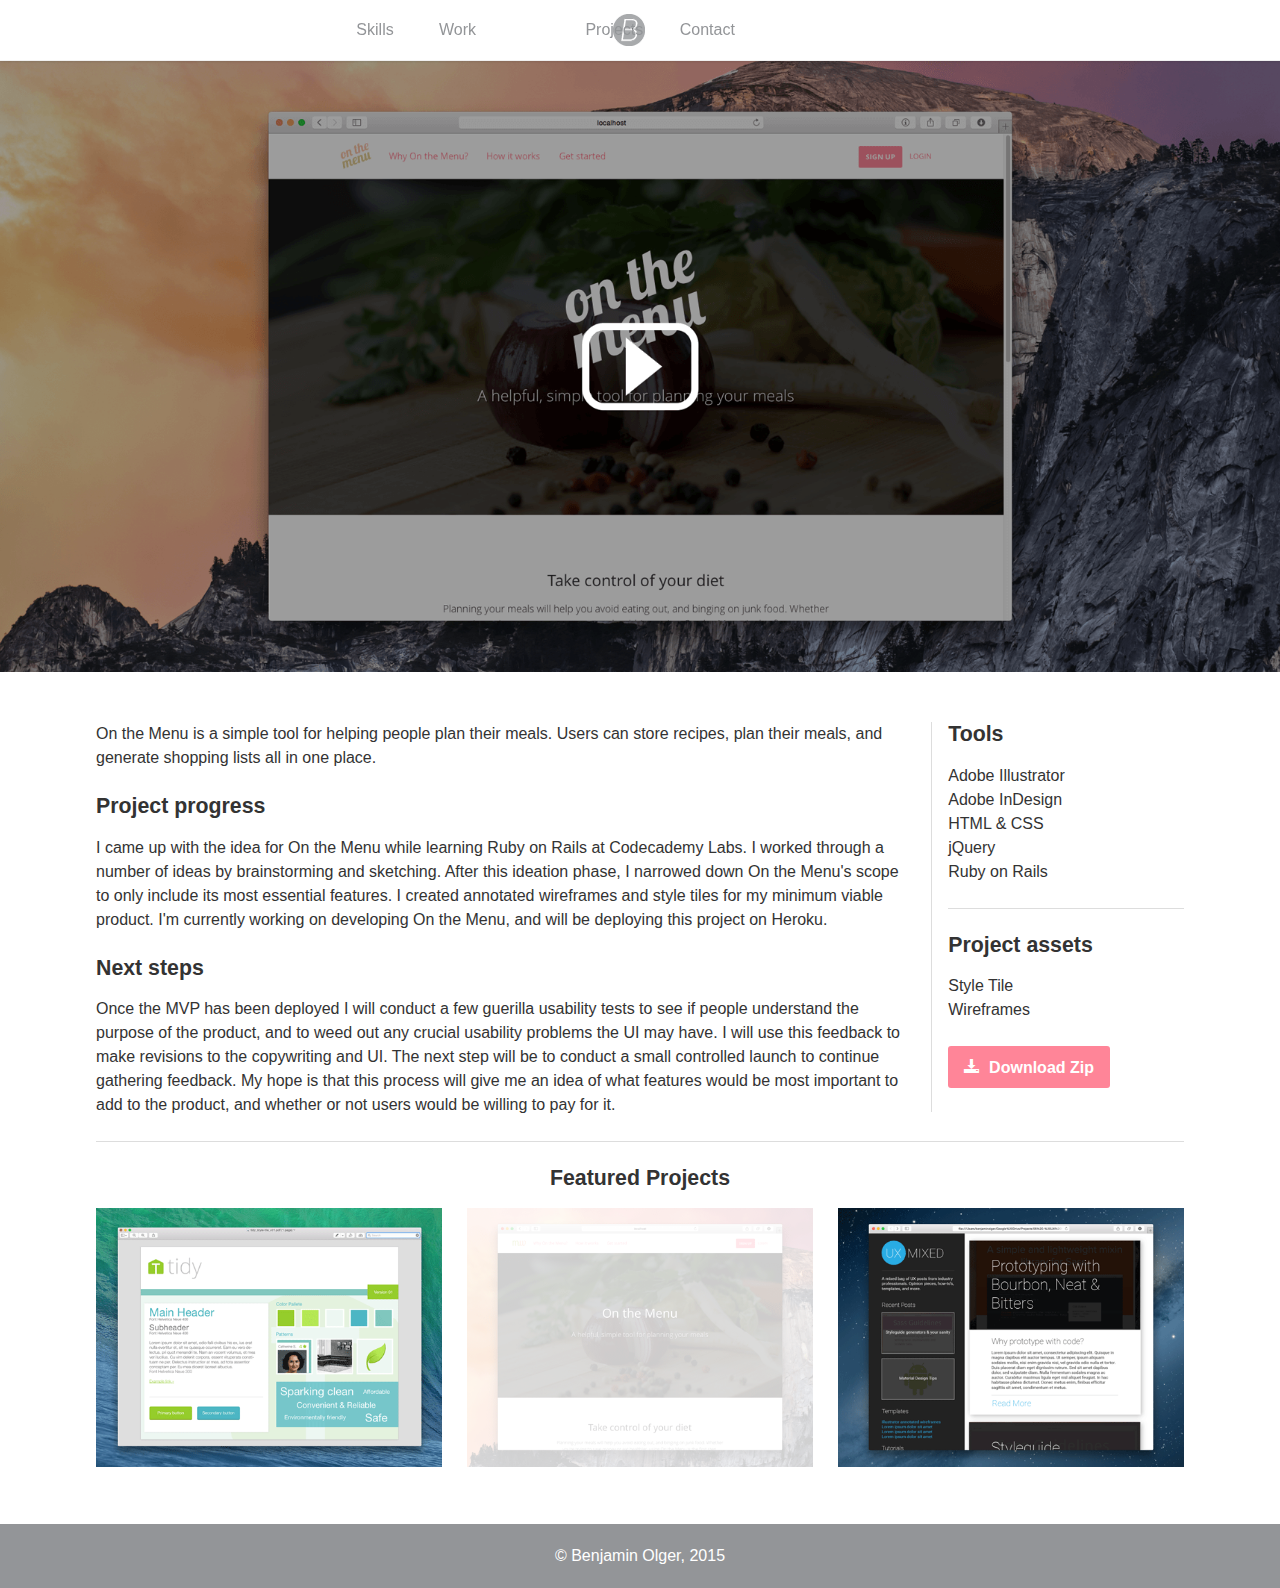
<file: on-the-menu.html>
<!doctype html>
<html>
  <head>
    <link href="public/css/app.min.css" rel="stylesheet" />
    <meta name="viewport" content="width=device-width,initial-scale=1.0">
    <meta name="description" content="On the Menu is a ruby on rails project by Ben Olger. It seeks provide users with a simple, helpful tool for planning their meals.">
    <title>Ben Olger - On the Menu | A simple, helpful tool for planning your meals.</title>
  </head>
  <body>

    <!--- Navigation -->

    <header class="centered-navigation" role="banner">
      <div class="centered-navigation-wrapper">
        <a href="#" class="mobile-logo">
          <img src="img/logo.png">
        </a>
        <a href="javascript:void(0)" id="js-centered-navigation-mobile-menu" class="centered-navigation-mobile-menu">MENU</a>
        <nav role="navigation">
          <ul id="js-centered-navigation-menu" class="centered-navigation-menu show">
            <li class="nav-link"><a href="index.html#skills">Skills</a></li>
            <li class="nav-link"><a href="index.html#resume">&nbsp;&nbsp;Work&nbsp;</a></li>
            <li class="nav-link logo">
              <a href="index.html" class="logo">
                <img src="img/logo.png">
              </a>
            </li>
            <li class="nav-link"><a href="index.html#projects">Projects</a></li>
            <li class="nav-link"><a href="index.html#contact">Contact</a></li>
          </ul>
        </nav>
      </div>
    </header>




    <!--- Hero -->

    <div class="project-hero">
      <div class="video-background otm-bg">
        <div class="video">
          <div class="video-wrapper">
              <iframe class="video-embed" src="http://www.youtube.com/embed/PuywDUc5yWI?showinfo=0&iv_load_policy=3&controls=0&rel=0" frameborder="0" allowfullscreen></iframe>
          </div>
        </div>

      </div>
    </div>

    <div class="container">
        <div class="row">
          <div class="project-main">
            <p class="lead-in">On the Menu is a simple tool for helping people plan their meals. Users can store recipes, plan their meals, and generate shopping lists all in one place.</p>
            <h3>Project progress</h3>
            <p>I came up with the idea for On the Menu while learning Ruby on Rails at Codecademy Labs. I worked through a number of ideas by brainstorming and sketching. After this ideation phase, I narrowed down On the Menu's scope to only include its most essential features. I created annotated wireframes and style tiles for my minimum viable product. I'm currently working on developing On the Menu, and will be deploying this project on Heroku.</p>
            <h3>Next steps</h3>
            <p>Once the MVP has been deployed I will conduct a few guerilla usability tests to see if people understand the purpose of the product, and to weed out any crucial usability problems the UI may have. I will use this feedback to make revisions to the copywriting and UI. The next step will be to conduct a small controlled launch to continue gathering feedback. My hope is that this process will give me an idea of what features would be most important to add to the product, and whether or not users would be willing to pay for it.</p>
          </div>

          <div class="project-details">
            <h3>Tools</h3>
            <ul>
              <li>Adobe Illustrator</li>
              <li>Adobe InDesign</li>
              <li>HTML &amp; CSS</li>
              <li>jQuery</li>
              <li>Ruby on Rails</li>
            </ul>
            <hr>
            <h3>Project assets</h3>
            <ul>
              <li>Style Tile</li>
              <li>Wireframes</li>
            </ul>
            <br>
            <p><a href="zip/otm.zip"><button class="otm"><span class="icon-download3"></span>&nbsp; Download Zip</button></a></p>
          </div>
        </div>

        <hr>

        <h3>Featured Projects</h3>

        <ul>

            <li class="project">
                <a href="tidy.html"><img src="img/thumb-tidy.png"></a>
            </li>

            <li class="project selected">
                <img src="img/thumb-onthemenu.png">
            </li>

            <li class="project">
                <a href="ux-mix.html"><img src="img/thumb-ux-mixed.png"></a>
            </li>

        </ul>

    </div>



    <!--- Contact -->


    <div class="footnote">

        <p>&copy; Benjamin Olger, 2015</p>

    </div>





    <!-- JS -->
    <script src="https://ajax.googleapis.com/ajax/libs/jquery/2.1.3/jquery.min.js"></script>
    <script src="public/js/app.min.js"></script>

  </body>
</html>
</file>
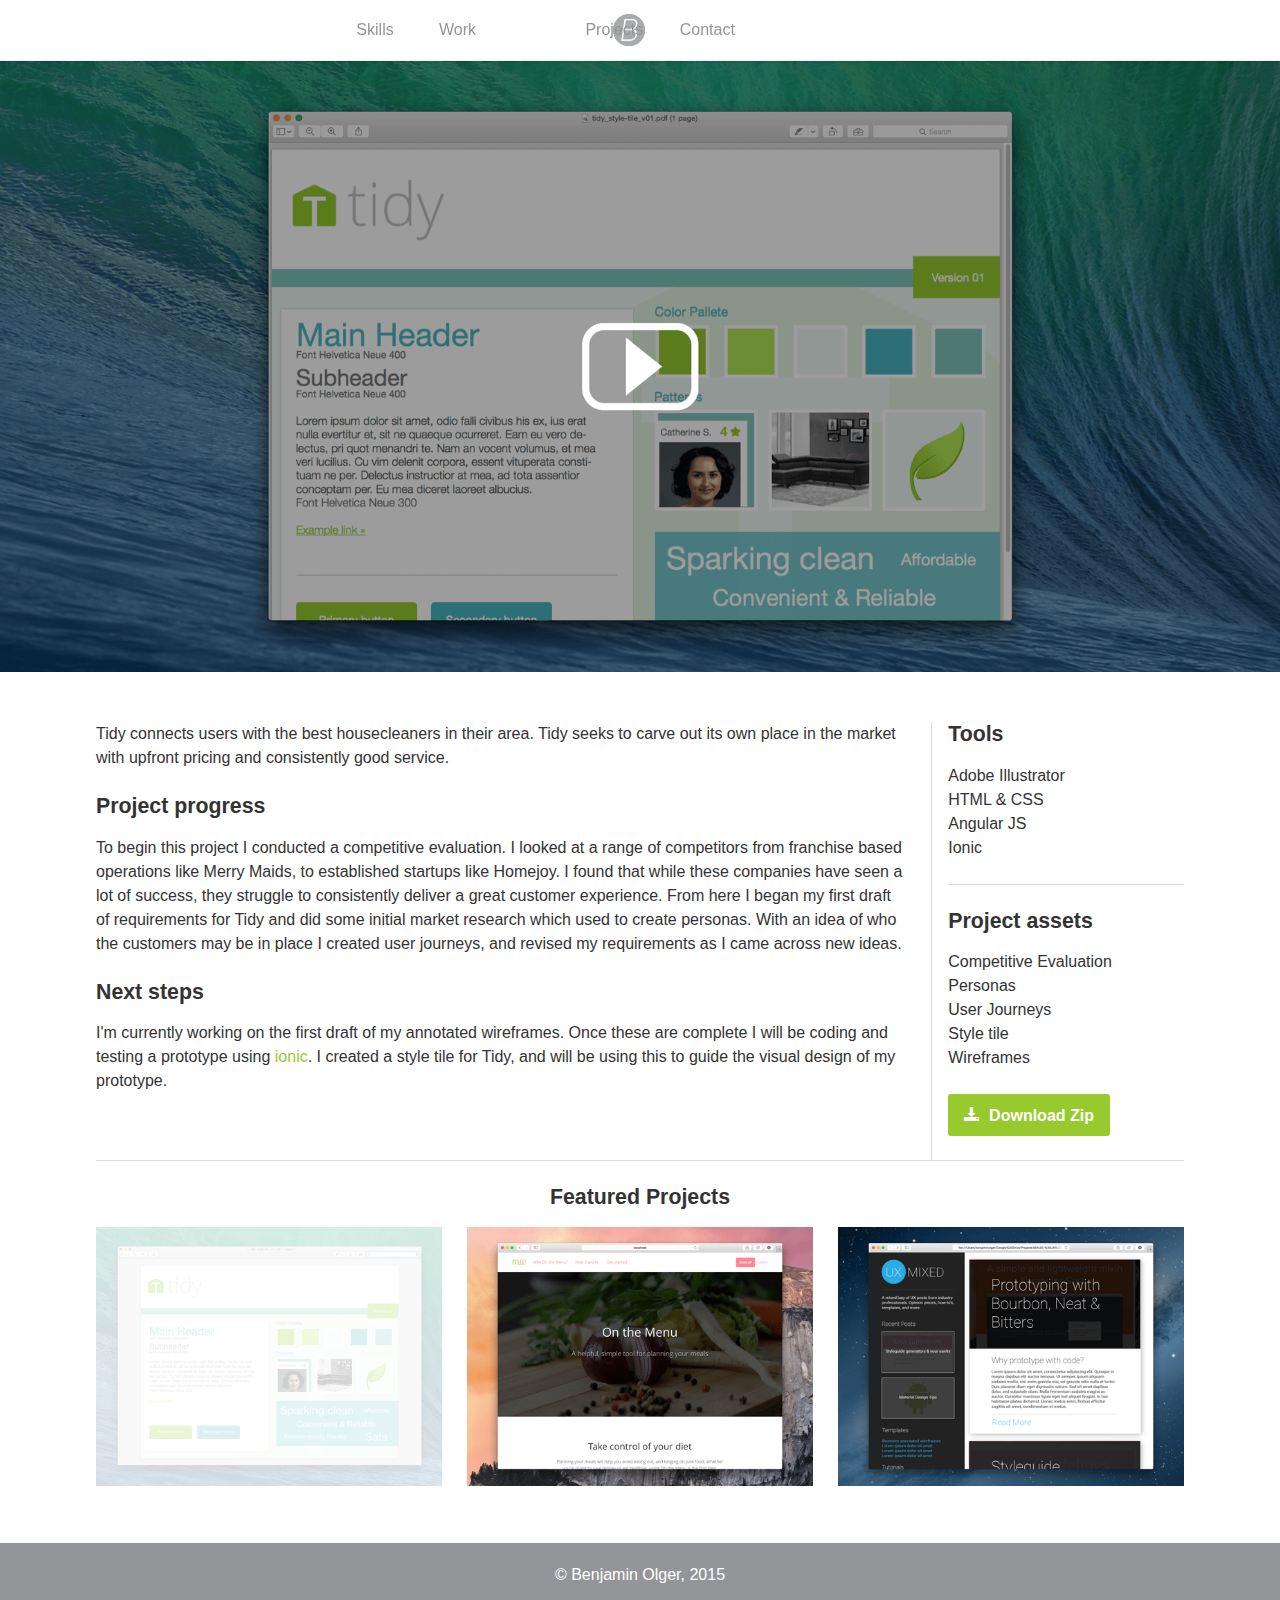
<file: tidy.html>
<!doctype html>
<html>
  <head>
    <link href="public/css/app.min.css" rel="stylesheet" />
    <meta name="viewport" content="width=device-width,initial-scale=1.0">
    <title>Ben Olger - Tidy | Connecting users with local housecleaners in their area.</title>
    <meta name="description" content="Tidy is a mobile application design by Ben Olger. It's aim is to help users easily find the best housecleaners in their area.">
  </head>
  <body>

    <!--- Navigation -->

    <header class="centered-navigation" role="banner">
      <div class="centered-navigation-wrapper">
        <a href="#" class="mobile-logo">
          <img src="img/logo.png">
        </a>
        <a href="javascript:void(0)" id="js-centered-navigation-mobile-menu" class="centered-navigation-mobile-menu">MENU</a>
        <nav role="navigation">
          <ul id="js-centered-navigation-menu" class="centered-navigation-menu show">
            <li class="nav-link"><a href="index.html#skills">Skills</a></li>
            <li class="nav-link"><a href="index.html#resume">&nbsp;&nbsp;Work&nbsp;</a></li>
            <li class="nav-link logo">
              <a href="index.html" class="logo">
                <img src="img/logo.png">
              </a>
            </li>
            <li class="nav-link"><a href="index.html#projects">Projects</a></li>
            <li class="nav-link"><a href="index.html#contact">Contact</a></li>
          </ul>
        </nav>
      </div>
    </header>




    <!--- Hero -->

    <div class="project-hero">
      <div class="video-background tidy-bg">
        <div class="video">
          <div class="video-wrapper">
              <iframe class="video-embed" src="http://www.youtube.com/embed/HSVvCXX59eg?showinfo=0&iv_load_policy=3&controls=0&rel=0" frameborder="0" allowfullscreen></iframe>
          </div>
        </div>
      </div>
    </div>

    <div class="container">
        <div class="row">
          <div class="project-main">
            <p class="lead-in">Tidy connects users with the best housecleaners in their area. Tidy seeks to carve out its own place in the market with upfront pricing and consistently good service.</p>
            <h3>Project progress</h3>
            <p>To begin this project I conducted a competitive evaluation. I looked at a range of competitors from franchise based operations like Merry Maids, to established startups like Homejoy. I found that while these companies have seen a lot of success, they struggle to consistently deliver a great customer experience. From here I began my first draft of requirements for Tidy and did some initial market research which used to create personas. With an idea of who the customers may be in place I created user journeys, and revised my requirements as I came across new ideas.</p>
            <h3>Next steps</h3>
            <p>I'm currently working on the first draft of my annotated wireframes. Once these are complete I will be coding and testing a prototype using <a href="http://ionicframework.com/" target="_blank" class="tidy-link">ionic</a>. I created a style tile for Tidy, and will be using this to guide the visual design of my prototype.</p>
          </div>

          <div class="project-details">
            <h3>Tools</h3>
            <ul>
              <li>Adobe Illustrator</li>
              <li>HTML &amp; CSS</li>
              <li>Angular JS</li>
              <li>Ionic</li>
            </ul>
            <hr>
            <h3>Project assets</h3>
            <ul>
              <li>Competitive Evaluation</li>
              <li>Personas</li>
              <li>User Journeys</li>
              <li>Style tile</li>
              <li>Wireframes</li>
            </ul>
            <br>
            <p><a href="zip/tidy.zip"><button class="tidy"><span class="icon-download3"></span>&nbsp; Download Zip</button></a></p>
          </div>
        </div>

        <hr>

        <h3>Featured Projects</h3>

        <ul>

            <li class="project selected">
              <img src="img/thumb-tidy.png">
            </li>

            <li class="project">
                <a href="on-the-menu.html"><img src="img/thumb-onthemenu.png"></a>
            </li>

            <li class="project">
                <a href="ux-mix.html"><img src="img/thumb-ux-mixed.png"></a>
            </li>

        </ul>

    </div>



    <!--- Contact -->


    <div class="footnote">

        <p>&copy; Benjamin Olger, 2015</p>

    </div>





    <!-- JS -->
    <script src="https://ajax.googleapis.com/ajax/libs/jquery/2.1.3/jquery.min.js"></script>
    <script src="public/js/app.min.js"></script>

  </body>
</html>
</file>
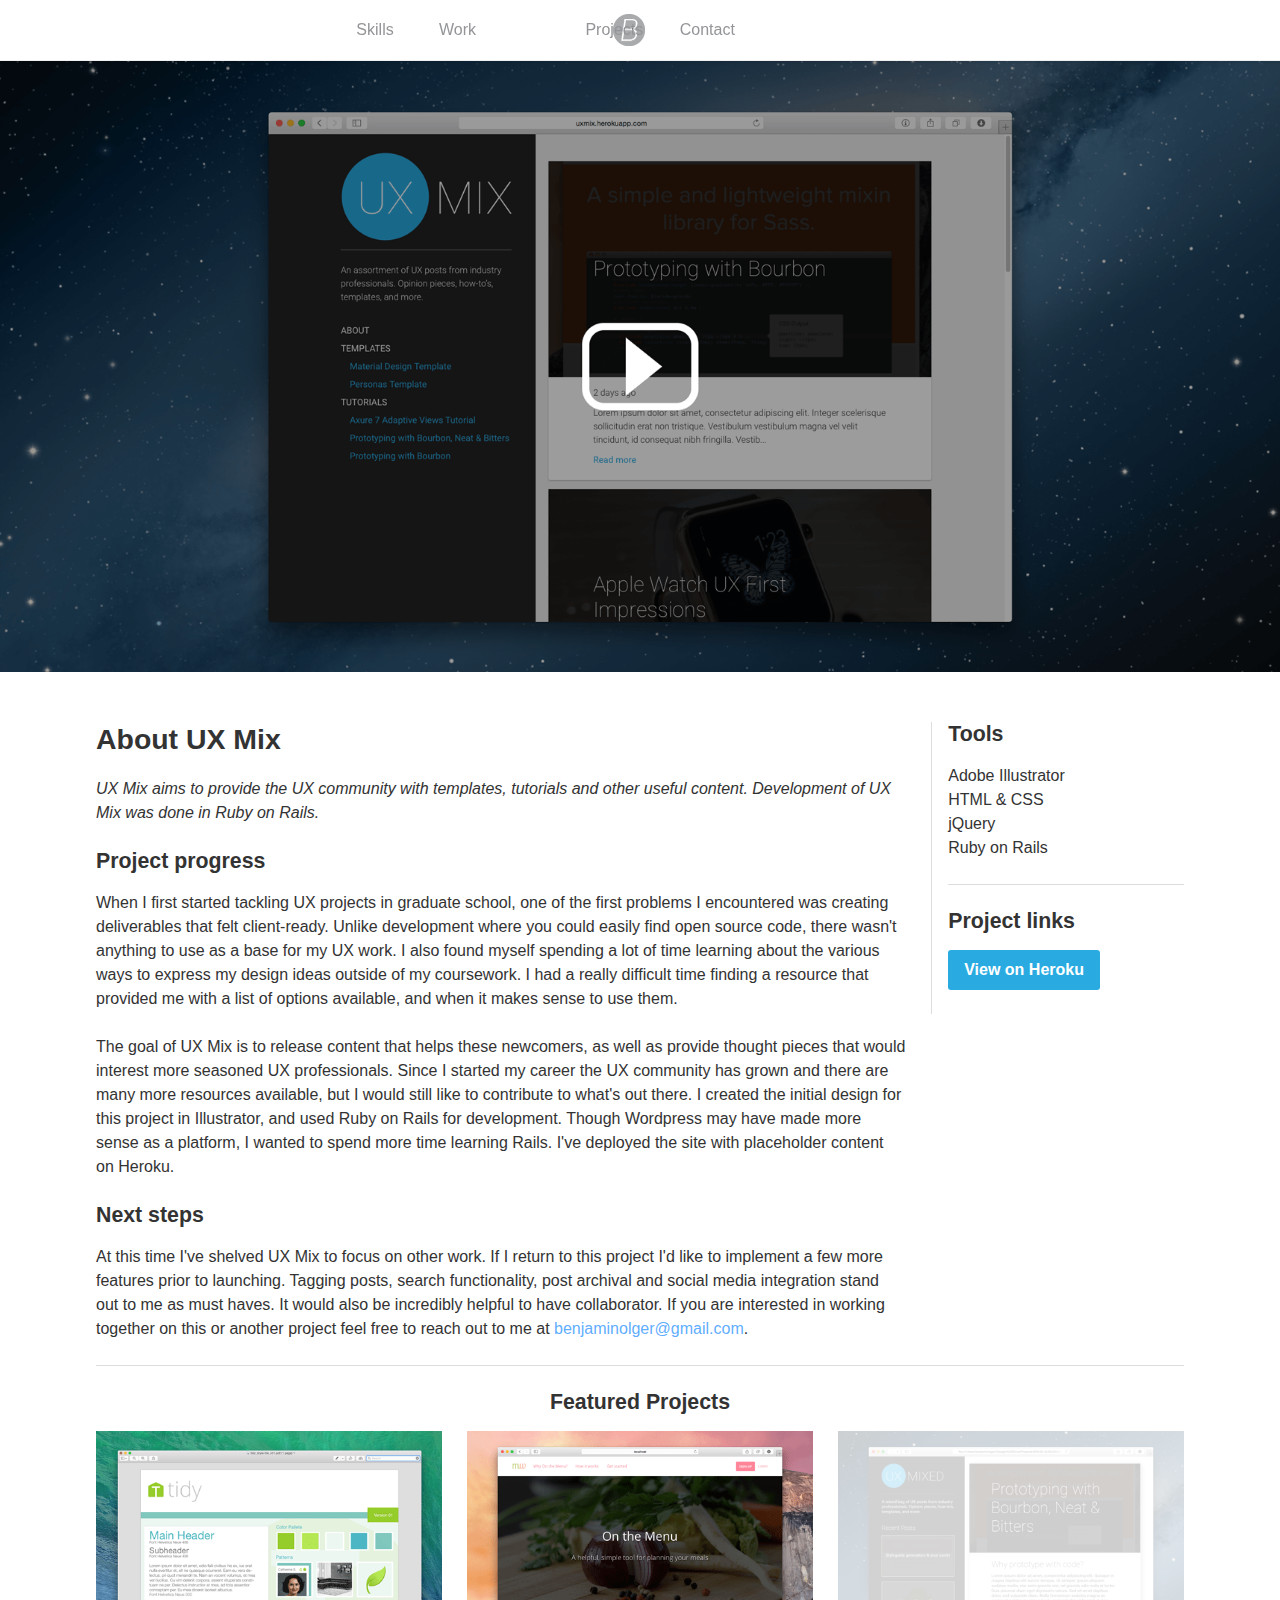
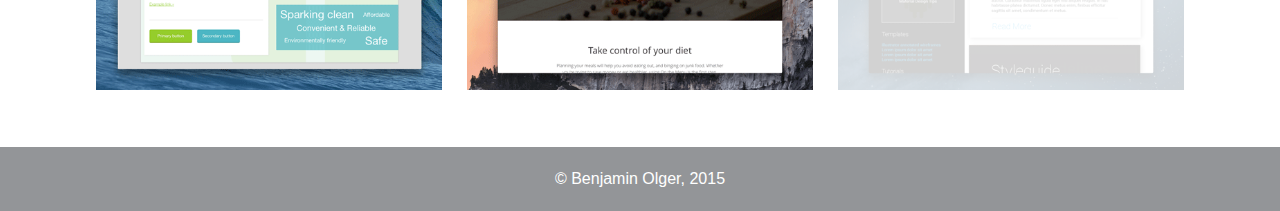
<file: ux-mix.html>
<!doctype html>
<html>
  <head>
    <link href="public/css/app.min.css" rel="stylesheet" />
    <meta name="viewport" content="width=device-width,initial-scale=1.0">
    <title>Ben Olger - UX Mix | An assortment of UX posts from industry professionals. Created with Ruby on Rails.</title>
  </head>
  <body>

    <!--- Navigation -->

    <header class="centered-navigation" role="banner">
      <div class="centered-navigation-wrapper">
        <a href="#" class="mobile-logo">
          <img src="img/logo.png">
        </a>
        <a href="javascript:void(0)" id="js-centered-navigation-mobile-menu" class="centered-navigation-mobile-menu">MENU</a>
        <nav role="navigation">
          <ul id="js-centered-navigation-menu" class="centered-navigation-menu show">
            <li class="nav-link"><a href="index.html#skills">Skills</a></li>
            <li class="nav-link"><a href="index.html#resume">&nbsp;&nbsp;Work&nbsp;</a></li>
            <li class="nav-link logo">
              <a href="index.html" class="logo">
                <img src="img/logo.png">
              </a>
            </li>
            <li class="nav-link"><a href="index.html#projects">Projects</a></li>
            <li class="nav-link"><a href="index.html#contact">Contact</a></li>
          </ul>
        </nav>
      </div>
    </header>




    <!--- Hero -->

    <div class="project-hero">
      <div class="video-background uxmix-bg">
        <div class="video">
          <div class="video-wrapper">
              <iframe class="video-embed" src="http://www.youtube.com/embed/MZpzVQActrs?showinfo=0&iv_load_policy=3&controls=0&rel=0" frameborder="0" allowfullscreen></iframe>
          </div>
        </div>

      </div>
    </div>

    <div class="container">
        <div class="row">
          <div class="project-main">
            <h2>About UX Mix</h2>
            <p class="lead-in"><em>UX Mix aims to provide the UX community with templates, tutorials and other useful content. Development of UX Mix was done in Ruby on Rails.</em></p>
            <h3>Project progress</h3>
            <p>When I first started tackling UX projects in graduate school, one of the first problems I encountered was creating deliverables that felt client-ready. Unlike development where you could easily find open source code, there wasn't anything to use as a base for my UX work. I also found myself spending a lot of time learning about the various ways to express my design ideas outside of my coursework. I had a really difficult time finding a resource that provided me with a list of options available, and when it makes sense to use them.</p>
            <p>The goal of UX Mix is to release content that helps these newcomers, as well as provide thought pieces that would interest more seasoned UX professionals. Since I started my career the UX community has grown and there are many more resources available, but I would still like to contribute to what's out there. I created the initial design for this project in Illustrator, and used Ruby on Rails for development. Though Wordpress may have made more sense as a platform, I wanted to spend more time learning Rails. I've deployed the site with placeholder content on Heroku.</p>

            <h3>Next steps</h3>

            <p>At this time I&#39;ve shelved UX Mix to focus on other work. If I return to this project I&#39;d like to implement a few more features prior to launching. Tagging posts, search functionality, post archival and social media integration stand out to me as must haves. It would also be incredibly helpful to have collaborator. If you are interested in working together on this or another project feel free to reach out to me at <a href="mailto:benjaminolger@gmail.com">benjaminolger@gmail.com</a>.</p>
          </div>

          <div class="project-details">
            <h3>Tools</h3>
            <ul>
              <li>Adobe Illustrator</li>
              <li>HTML &amp; CSS</li>
              <li>jQuery</li>
              <li>Ruby on Rails</li>
            </ul>
            <hr>
            <h3>Project links</h3>
            <p><a href="https://uxmix.herokuapp.com" target="_blank"><button class="uxmix">View on Heroku</button></a></p>
          </div>
        </div>

        <hr>

        <h3>Featured Projects</h3>

        <ul>

            <li class="project">
                <a href="tidy.html"><img src="img/thumb-tidy.png"></a>
            </li>

            <li class="project">
                <a href="on-the-menu.html"><img src="img/thumb-onthemenu.png"></a>
            </li>

            <li class="project selected">
                <img src="img/thumb-ux-mixed.png">
            </li>

        </ul>

    </div>
    


    <div class="footnote">


        
        <p>&copy; Benjamin Olger, 2015</p>

    </div>





    <!-- JS -->
    <script src="https://ajax.googleapis.com/ajax/libs/jquery/2.1.3/jquery.min.js"></script>
    <script src="public/js/app.min.js"></script>

  </body>
</html>
</file>
<file: public/css/app.min.css>
@charset "UTF-8";td,th{padding:.75em 0}.projects li.project img,.video-button,td,th,tr{vertical-align:middle}body,button,h1,h2,h3,h4,h5,h6,input,input[type=button],input[type=reset],input[type=submit],label,select{font-family:"Helvetica Neue",Helvetica,Roboto,Arial,sans-serif}hr,td{border-bottom:1px solid #ddd}button,input[type=button],input[type=reset],input[type=submit]{-webkit-appearance:none;-moz-appearance:none;-ms-appearance:none;-o-appearance:none;appearance:none;-webkit-font-smoothing:antialiased;background-color:rgba(152,202,255,.9);border-radius:3px;border:none;color:#fff;cursor:pointer;display:inline-block;font-size:1em;font-weight:600;line-height:1;padding:.75em 1em;text-decoration:none;-webkit-user-select:none;-moz-user-select:none;-ms-user-select:none;user-select:none;vertical-align:middle;white-space:nowrap;box-shadow:rgba(75,163,255,.9)}button:focus,button:hover,input[type=button]:focus,input[type=button]:hover,input[type=reset]:focus,input[type=reset]:hover,input[type=submit]:focus,input[type=submit]:hover{background-color:rgba(75,163,255,.9);color:#fff;box-shadow:rgba(24,137,255,.9)}button:disabled,input[type=button]:disabled,input[type=reset]:disabled,input[type=submit]:disabled{cursor:not-allowed;opacity:.5}fieldset{background-color:#f7f7f7;border:1px solid #ddd;margin:0 0 .75em;padding:1.5em}input,label,select{display:block;font-size:1em}label{font-weight:600;margin-bottom:.375em}label.required::after{content:"*"}label abbr{display:none}input[type=date],input[type=datetime],input[type=datetime-local],input[type=email],input[type=month],input[type=number],input[type=password],input[type=search],input[type=tel],input[type=text],input[type=time],input[type=url],input[type=week],input[type=color],select[multiple=multiple],textarea{background-color:#fff;border:1px solid #ddd;border-radius:3px;box-shadow:inset 0 1px 3px rgba(0,0,0,.06);box-sizing:border-box;font-family:"Helvetica Neue",Helvetica,Roboto,Arial,sans-serif;font-size:1em;margin-bottom:.75em;padding:.5em;-webkit-transition:border-color;transition:border-color;width:100%}input[type=date]:hover,input[type=datetime]:hover,input[type=datetime-local]:hover,input[type=email]:hover,input[type=month]:hover,input[type=number]:hover,input[type=password]:hover,input[type=search]:hover,input[type=tel]:hover,input[type=text]:hover,input[type=time]:hover,input[type=url]:hover,input[type=week]:hover,input[type=color]:hover,select[multiple=multiple]:hover,textarea:hover{border-color:#c4c4c4}input[type=date]:focus,input[type=datetime]:focus,input[type=datetime-local]:focus,input[type=email]:focus,input[type=month]:focus,input[type=number]:focus,input[type=password]:focus,input[type=search]:focus,input[type=tel]:focus,input[type=text]:focus,input[type=time]:focus,input[type=url]:focus,input[type=week]:focus,input[type=color]:focus,select[multiple=multiple]:focus,textarea:focus{border-color:#477dca;box-shadow:inset 0 1px 3px rgba(0,0,0,.06),0 0 5px rgba(55,112,192,.7);outline:0}textarea{resize:vertical}input[type=search]{-webkit-appearance:none;-moz-appearance:none;-ms-appearance:none;-o-appearance:none;appearance:none}input[type=checkbox],input[type=radio]{display:inline;margin-right:.375em}input[type=file]{padding-bottom:.75em;width:100%}select{margin-bottom:1.5em;max-width:100%;width:auto}ol,ul{list-style-type:none;margin:0;padding:0}dl{margin-bottom:.75em}dl dt{font-weight:700;margin-top:.75em}dl dd{margin:0}table{-webkit-font-feature-settings:"kern","liga","tnum";-moz-font-feature-settings:"kern","liga","tnum";-ms-font-feature-settings:"kern","liga","tnum";font-feature-settings:"kern","liga","tnum";border-collapse:collapse;margin:.75em 0;table-layout:fixed;width:100%}th{border-bottom:1px solid #b7b7b7;font-weight:600;text-align:left}body{-webkit-font-feature-settings:"kern","liga","pnum";-moz-font-feature-settings:"kern","liga","pnum";-ms-font-feature-settings:"kern","liga","pnum";font-feature-settings:"kern","liga","pnum";-webkit-font-smoothing:antialiased;color:#333;font-size:1em;line-height:1.5}h1,h2,h3,h4,h5,h6{font-size:1em;line-height:1.2;margin:0 0 .75em}p{margin:0 0 1.5em;font-size:1em}h3{font-size:1.333em}h2{font-size:1.77689em}h1{font-size:2.36859em}a{color:rgba(75,163,255,.9);text-decoration:none;-webkit-transition:color .1s linear;transition:color .1s linear}.modal .modal-fade-screen,.modal .modal-inner{-webkit-transition:opacity .25s ease;transition:opacity .25s ease}a:active,a:focus,a:hover{color:rgba(0,124,254,.9)}a:active,a:focus{outline:0}hr{border-left:none;border-right:none;border-top:none;margin:1.5em 0}div.row~hr{margin:0 0 1.5em}img,picture{margin:0;max-width:100%}html{box-sizing:border-box}*,::after,::before{box-sizing:inherit}@font-face{font-family:icomoon;src:url(../fonts/icomoon.eot?m6flg1);src:url(../fonts/icomoon.eot?#iefixm6flg1)format('embedded-opentype'),url(../fonts/icomoon.woff?m6flg1)format('woff'),url(../fonts/icomoon.ttf?m6flg1)format('truetype'),url(../fonts/icomoon.svg?m6flg1#icomoon)format('svg');font-weight:400;font-style:normal}[class*=" icon-"],[class^=icon-]{font-family:icomoon;speak:none;font-style:normal;font-weight:400;font-variant:normal;text-transform:none;padding:50% 0;-webkit-font-smoothing:antialiased;-moz-osx-font-smoothing:grayscale}.icon-envelop:before{content:"\e945"}.icon-display:before{content:"\e956"}.icon-laptop:before{content:"\e957"}.icon-mobile:before{content:"\e958"}.icon-tablet:before{content:"\e95a"}.icon-download3:before{content:"\e9c7"}.icon-earth:before{content:"\e9ca"}.icon-play3:before{content:"\ea1c"}.icon-twitter:before{content:"\ea91"}.icon-apple:before{content:"\eabf"}.icon-android:before{content:"\eac1"}.icon-windows8:before{content:"\eac3"}.icon-linkedin2:before{content:"\eac9"}.icon-file-pdf:before{content:"\eada"}.centered-navigation{background-color:#fff;border-bottom:1px solid #f0f0f0;min-height:60px;width:100%;z-index:9999;position:fixed;box-shadow:0 1px 2px rgba(0,0,0,.1)}.centered-navigation .mobile-logo{display:inline;float:left;max-height:60px;padding-left:1em}.centered-navigation .mobile-logo img{max-height:60px;opacity:.8;padding:.8em 0}@media screen and (min-width:53.75em){.centered-navigation .mobile-logo{display:none}}.centered-navigation .centered-navigation-mobile-menu{color:#939598;display:block;float:right;font-weight:700;line-height:60px;margin:0;padding-right:1em;text-decoration:none;text-transform:uppercase}@media screen and (min-width:53.75em){.centered-navigation .centered-navigation-mobile-menu{display:none}}.centered-navigation .centered-navigation-mobile-menu:focus,.centered-navigation .centered-navigation-mobile-menu:hover{color:rgba(147,149,152,.7);font-weight:600}.centered-navigation .centered-navigation-wrapper{max-width:68em;margin-left:auto;margin-right:auto;position:relative;z-index:999}.centered-navigation .centered-navigation-wrapper::after{clear:both;content:"";display:table}.centered-navigation ul.centered-navigation-menu{-webkit-transform-style:preserve-3d;clear:both;display:none;margin:0 auto;overflow:visible;padding:0;width:100%;z-index:99999}.centered-navigation ul.centered-navigation-menu.show{display:block}@media screen and (min-width:53.75em){.centered-navigation ul.centered-navigation-menu{display:block;text-align:center}.centered-navigation .nav-link:first-child{margin-left:2.2em}}.centered-navigation ul li.nav-link{background:#fff;display:block;line-height:60px;overflow:hidden;padding-right:1em;text-align:right;width:100%;z-index:9999}.centered-navigation ul li.nav-link a{color:#939598;display:inline-block;outline:0;text-decoration:none}.centered-navigation ul li.nav-link a:focus,.centered-navigation ul li.nav-link a:hover{color:rgba(147,149,152,.7)}@media screen and (min-width:53.75em){.centered-navigation ul li.nav-link{background:0 0;display:inline;line-height:60px}.centered-navigation ul li.nav-link a{padding-right:1em}}.centered-navigation li.logo.nav-link{display:none;line-height:0}.centered-navigation .logo img{margin-bottom:-.66667em;max-height:2em;opacity:.8}.centered-navigation li.more.nav-link{padding-right:0}@media screen and (min-width:53.75em){.centered-navigation li.logo.nav-link{display:inline}.centered-navigation li.more.nav-link{padding-right:1em}}.centered-navigation li.more.nav-link>ul>li:first-child a{padding-top:1em}.centered-navigation li.more.nav-link a{margin-right:1em}.centered-navigation li.more.nav-link>a{padding-right:.6em}.centered-navigation li.more.nav-link>a:after{position:absolute;top:auto;right:-.4em;bottom:auto;left:auto;color:#939598;content:"\25BE"}.centered-navigation li.more{overflow:visible;padding-right:0}.centered-navigation li.more a{padding-right:1em}.centered-navigation li.more>a{padding-right:1.6em;position:relative}.centered-navigation li.more>a:after{content:"›";font-size:1.2em;position:absolute;right:.5em}.centered-navigation li.more:focus>.submenu,.centered-navigation li.more:hover>.submenu{display:block}.centered-navigation ul.submenu{display:none;padding-left:0}@media screen and (min-width:53.75em){.centered-navigation li.more>a{margin-right:1em}.centered-navigation li.more{padding-right:1em;position:relative}.centered-navigation ul.submenu{left:-1em;position:absolute;top:1.5em}}.hero,.hero .message,.hw .message,.projects li.project,.video-wrapper{position:relative}.centered-navigation ul.submenu li{display:block;padding-right:0}.centered-navigation ul.submenu li a{background-color:#f7f7f7;display:inline-block;text-align:right;text-decoration:none;width:100%}@media screen and (min-width:53.75em){.centered-navigation ul.submenu .submenu{left:11.8em;top:0}.centered-navigation ul.submenu li{line-height:46.15px}.centered-navigation ul.submenu li:first-child>a{border-top-left-radius:3px;border-top-right-radius:3px}.centered-navigation ul.submenu li:last-child>a{border-bottom-left-radius:3px;border-bottom-right-radius:3px;padding-bottom:.7em}.centered-navigation ul.submenu li a{background-color:#fff;padding-left:1em;text-align:left;width:12em}}.video-background{background-color:#000;cursor:pointer}.video{max-width:68em;margin-left:auto;margin-right:auto}.video::after{clear:both;content:"";display:table}.video-embed{opacity:0;visibility:hidden}.video-wrapper{height:0;overflow:hidden;padding-bottom:56.25%}.video-wrapper embed,.video-wrapper iframe,.video-wrapper object{position:absolute;top:0;left:0;height:100%;width:100%}.modal img{width:100%}.modal h1{margin:0}.modal p{color:#333;line-height:1.5}.contact a,.hero .message a{border-radius:50%;line-height:60px}.modal label{cursor:pointer;margin-bottom:0}.modal .modal-state{display:none}.modal .modal-trigger{background-color:#477DCA;border-radius:3px;border:0;color:#fff;display:inline-block;font-size:inherit;font-weight:700;text-decoration:none;background-clip:padding-box;padding:.8em 1em}.modal .modal-trigger:hover:not(:disabled){background-color:#578ad4;cursor:pointer}.modal .modal-trigger:active:not(:disabled),.modal .modal-trigger:focus:not(:disabled){background-color:#3c71bb;cursor:pointer}.modal .modal-trigger:disabled{cursor:not-allowed;opacity:.5}.modal .modal-fade-screen{position:fixed;top:0;right:0;bottom:0;left:0;background:rgba(0,0,0,.85);opacity:0;padding-top:.6em;text-align:left;visibility:hidden;z-index:99999999999}@media screen and (min-width:53.75em){.modal .modal-fade-screen{padding-top:5em}}.modal .modal-fade-screen .modal-bg{position:absolute;top:0;right:0;bottom:0;left:0;cursor:pointer}.modal .modal-close{position:absolute;top:1.5em;right:1.5em;height:1.5em;width:1.5em;background:0 0;cursor:pointer}.modal .modal-close:after,.modal .modal-close:before{position:absolute;top:3px;right:3px;bottom:0;left:50%;-webkit-transform:rotate(45deg);-ms-transform:rotate(45deg);transform:rotate(45deg);height:1.5em;width:.15em;background:#ddd;content:'';display:block;margin:-3px 0 0 -1px}.container::after,.row::after{content:""}.modal .modal-close:hover:after,.modal .modal-close:hover:before{background:#c4c4c4}.modal .modal-close:before{-webkit-transform:rotate(-45deg);-ms-transform:rotate(-45deg);transform:rotate(-45deg)}.hero .message,.hw .message{-ms-transform:translateY(-50%);top:50%;transform:translateY(-50%);-webkit-transform:translateY(-50%)}.modal .modal-inner{background:#fff;border-radius:none;margin:auto;overflow:auto;padding:0;position:relative;top:0;height:100%;width:100%}@media screen and (min-width:40em){.modal .modal-inner{max-height:90%;padding:0;width:80%;border-radius:3px}}@media screen and (min-width:53.75em){.modal .modal-inner{width:75%;max-width:800px}}.modal .modal-inner h1{color:#333;margin-bottom:.6em;text-align:left;text-transform:capitalize}.container,.footnote,.hero,.hero .message,.video-button{text-align:center}.modal .modal-inner .modal-intro{font-weight:800}.modal .modal-inner .modal-content{color:#333}.modal .modal-inner a.cta{color:#fff;display:inline-block;margin-right:.5em;margin-top:1em}.modal .modal-inner a.cta:last-child{padding:0 2em}.modal .modal-state:checked+.modal-fade-screen{opacity:1;visibility:visible}.modal .modal-state:checked+.modal-fade-screen .modal-inner{top:0}.modal-open{overflow:hidden}body{margin:0}.container{max-width:90%;margin-left:auto;margin-right:auto;padding:50px 0}.container::after{clear:both;display:table}.row{display:block}.row::after{clear:both;display:table}.message img{max-height:100px;padding:20px}.hero{background:-webkit-linear-gradient(rgba(0,0,0,.4),rgba(0,0,0,.4))100% 100%,url(../../img/skyline.png)100% 100% no-repeat;background:linear-gradient(rgba(0,0,0,.4),rgba(0,0,0,.4))100% 100%,url(../../img/skyline.png)100% 100% no-repeat;background-size:cover;height:90vh}.hero .message{color:#fff}.hero .message h1{font-size:4.20873em;font-weight:500;color:#fff;margin:0 0 .25em}.contact a,.hero .message a,.hero .message p{font-size:1.77689em}.hero .message ul{margin:20px 0}.hero .message li{display:inline-block}.hero .message a{display:block;background-color:rgba(152,202,255,.9);color:#fff;width:60px;height:60px;margin:15px}.hw,.hw .container{height:600px}.col-6{float:left;display:block;margin-right:2.35765%;width:48.82117%}.col-6:last-child,.projects .last{margin-right:0}.skills{background-color:#eee}@media screen and (min-width:53.75em){li.skill{padding:1em}}li.skill img{max-height:110px;max-width:20%}.hw{background:-webkit-linear-gradient(rgba(0,0,0,.1),rgba(0,0,0,.1)),url(../../img/pow-wow.png)center center no-repeat fixed;background:linear-gradient(rgba(0,0,0,.1),rgba(0,0,0,.1)),url(../../img/pow-wow.png)center center no-repeat fixed;background-size:cover;color:#fff}.projects{background-color:#eee}.projects li.project img{width:100%;margin-bottom:1em}.projects li.project .info{display:block;position:absolute;bottom:0;left:0;width:100%;padding:20px;z-index:1;background:rgba(0,0,0,.7);color:#fff}.projects li.project .info h3{margin-bottom:.375em}.projects .coming-soon{font-weight:100px;margin:150px 0}.contact{background-color:#939598;color:#fff}.contact ul{margin:20px 0}.contact li{display:inline-block}.contact a{display:block;background-color:rgba(152,202,255,.9);color:#fff;width:60px;height:60px;margin:15px}.contact a:hover{background-color:#9DCDFF}.footnote{background-color:#939598;color:#fff;padding:20px 0}.footnote>p{margin-bottom:0}.android{background:0 0}.tidy-bg,.uxmix-bg{-webkit-background-size: cover;-moz-background-size: cover;-o-background-size: cover;background-size: cover;}.android .container{padding:60px 0}.android img{position:absolute;z-index:-1;width:30%;left:-5%;top:100px}.video-button{position:absolute;font-size:2.36859em;display:inline-block;height:inherit;width:inherit;color:#fff}.modal .container,.project-details,.project-main{text-align:left}@media screen and (min-width:53.75em){.modal .container{padding:2em}}.modal .details{float:right}.tidy{background-color:#96ca2d}.tidy-link{color:#96ca2d}.tidy:hover{background-color:#acd852}.tidy-bg{background:-webkit-linear-gradient(transparent,transparent),url(../../img/tidy-bg.png)center center no-repeat;background:linear-gradient(transparent,transparent),url(../../img/tidy-bg.png)center center no-repeat;background-size:cover}.uxmix{background-color:#29abe2}.uxmix:hover{background-color:#56bde8}.uxmix-bg{background:-webkit-linear-gradient(transparent,transparent),url(../../img/uxmix-bg.png)center center no-repeat;background:linear-gradient(transparent,transparent),url(../../img/uxmix-bg.png)center center no-repeat;background-size: cover}.otm{background-color:#ff8598}.otm:hover{background-color:#ffb8c3}.otm-bg{background:-webkit-linear-gradient(transparent,transparent),url(../../img/otm-bg.png)center center no-repeat;background:linear-gradient(transparent,transparent),url(../../img/otm-bg.png)center center no-repeat;background-size:cover}.selected{opacity:.2;filter:alpha(opacity=20)}.project-hero{padding-top:60px}@media screen and (min-width:768px)and (max-width:992px){.message,.project-details,.project-main,li.project{display:block;float:left}.container{max-width:90%;margin-left:auto;margin-right:auto}.container::after{clear:both;content:"";display:table}li.project:nth-child(2n+1),li.skill:nth-child(2n+1){clear:left}.message{margin-right:2.35765%;width:65.88078%;margin-left:17.05961%}.message:last-child{margin-right:0}li.skill{float:left;display:block;margin-right:2.35765%;width:48.82117%}li.skill:last-child,li.skill:nth-child(2n){margin-right:0}li.project{margin-right:2.35765%;width:48.82117%}li.project:last-child,li.project:nth-child(2n){margin-right:0}.project-main{margin-right:2.35765%;width:65.88078%}.project-details:last-child,.project-main:last-child{margin-right:0}.project-details{width:31.76157%;margin-right:0;border-left:1px solid #ddd;padding-left:1em}}@media screen and (min-width:992px){.message,.project-details,.project-main,li.project{display:block;float:left}.container{max-width:68em;margin-left:auto;margin-right:auto}.container::after{clear:both;content:"";display:table}li.project:nth-child(3n+1),li.skill:nth-child(2n+1){clear:left}.message{margin-right:2.35765%;width:48.82117%;margin-left:25.58941%}.message:last-child{margin-right:0}li.skill{float:left;display:block;margin-right:2.35765%;width:48.82117%}li.skill:last-child,li.skill:nth-child(2n){margin-right:0}li.project{margin-right:2.35765%;width:31.76157%}li.project:last-child,li.project:nth-child(3n){margin-right:0}.project-main{margin-right:2.35765%;width:74.41059%}.project-details:last-child,.project-main:last-child{margin-right:0}.project-details{width:23.23176%;margin-right:0;border-left:1px solid #ddd;padding-left:1em}}
</file>
